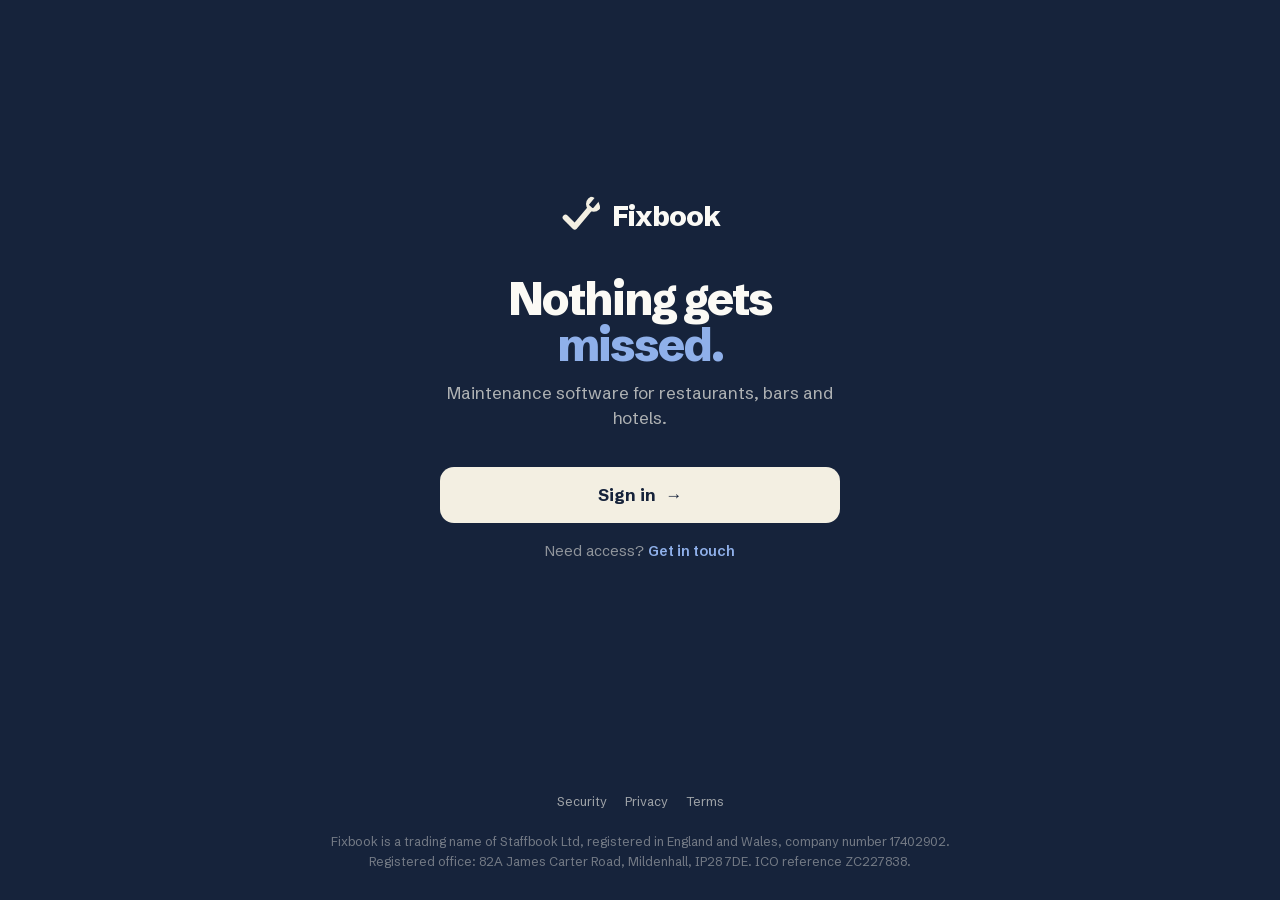
<file: index.html>
<!doctype html>
<html lang="en-GB">
<head>
<meta charset="utf-8">
<meta name="viewport" content="width=device-width, initial-scale=1">
<title>Fixbook | Sign in</title>
<meta name="description" content="Fixbook: maintenance software for restaurants, bars and hotels. Sign in to your account.">
<link rel="canonical" href="https://getfixbook.com/">
<meta property="og:title" content="Fixbook | Nothing gets missed">
<meta property="og:description" content="Maintenance software for restaurants, bars and hotels.">
<meta property="og:url" content="https://getfixbook.com/">
<meta property="og:image" content="https://getfixbook.com/img/og.png">
<meta name="theme-color" content="#16233B">
<link rel="icon" href="/img/mark-small.svg" type="image/svg+xml">
<link rel="icon" href="/img/favicon-32.png" sizes="32x32" type="image/png">
<link rel="apple-touch-icon" href="/img/apple-touch-icon.png">
<link rel="preload" href="/fonts/schibstedgrotesk-normal-400-900-latin.woff2" as="font" type="font/woff2" crossorigin>
<link rel="stylesheet" href="/fonts/fonts.css">
<style>
*{box-sizing:border-box}
html,body{height:100%}
body{margin:0;background:#16233B;color:#FBFAF5;font-family:'Schibsted Grotesk','Helvetica Neue',Arial,sans-serif;
  -webkit-font-smoothing:antialiased;display:flex;flex-direction:column;min-height:100dvh}
main{flex:1;display:grid;place-items:center;padding:40px 24px}
.box{width:100%;max-width:400px;text-align:center}
.mark{display:inline-flex;align-items:center;gap:12px;font-weight:800;font-size:28px;letter-spacing:-.035em;color:#FBFAF5;text-decoration:none}
.mark svg{border-radius:12px}
h1{margin:36px 0 12px;font-size:clamp(34px,8vw,46px);font-weight:800;letter-spacing:-.045em;line-height:1}
h1 span{color:#8FB0EA}
p{margin:0;color:rgba(246,244,236,.68);font-size:17px;line-height:1.5}
.go{display:flex;align-items:center;justify-content:center;gap:10px;width:100%;height:56px;margin-top:36px;border-radius:14px;
  background:#F3EFE2;color:#16233B;font-weight:700;font-size:17px;text-decoration:none;transition:background .15s ease,transform .15s ease}
.go:hover{background:#fff}
.go:active{transform:scale(.985)}
.go:focus-visible{outline:3px solid #8FB0EA;outline-offset:3px}
.help{margin-top:18px;font-size:14.5px;color:rgba(246,244,236,.55)}
.help a{color:#8FB0EA;text-decoration:none;font-weight:600}
.help a:hover{color:#C3D4F4}
footer{padding:22px 24px 28px;text-align:center;font-size:12.5px;line-height:1.6;color:rgba(246,244,236,.42)}
footer nav{display:flex;justify-content:center;gap:4px 18px;flex-wrap:wrap;margin-bottom:8px}
footer a{color:rgba(246,244,236,.62);text-decoration:none;display:inline-flex;align-items:center;min-height:44px}
footer a:hover{color:#FBFAF5}
.rise{animation:rise .5s cubic-bezier(.2,.7,.2,1) both}
@keyframes rise{from{opacity:0;transform:translateY(10px)}}
@media (prefers-reduced-motion:reduce){.rise{animation:none}}
</style>
</head>
<body>
<main>
  <div class="box rise">
    <a class="mark" href="/" aria-label="Fixbook"><svg width="40" height="40" viewBox="96 96 320 320" aria-hidden="true"><defs><mask id="fbjaw"><rect width="512" height="512" fill="#fff"/><rect x="352" y="96" width="44" height="96" rx="6" transform="rotate(40 374 144)" fill="#000"/></mask></defs><g mask="url(#fbjaw)"><path d="M140 268 L214 342 L352 178" fill="none" stroke="#F3EFE2" stroke-width="46" stroke-linecap="round" stroke-linejoin="round"/><circle cx="366" cy="160" r="62" fill="#F3EFE2"/></g></svg> Fixbook</a>
    <h1>Nothing gets <span>missed.</span></h1>
    <p>Maintenance software for restaurants, bars and hotels.</p>
    <a class="go" href="https://app.getfixbook.com/login">Sign in <span aria-hidden="true">&rarr;</span></a>
    <p class="help">Need access? <a href="mailto:hello@getfixbook.com?subject=Fixbook">Get in touch</a></p>
  </div>
</main>
<footer>
  <nav aria-label="Footer"><a href="/security/">Security</a><a href="/privacy/">Privacy</a><a href="/terms/">Terms</a></nav>
  Fixbook is a trading name of Staffbook Ltd, registered in England and Wales, company number 17402902.<br>Registered office: 82A James Carter Road, Mildenhall, IP28 7DE. ICO reference ZC227838.
</footer>
</body>
</html>
</file>
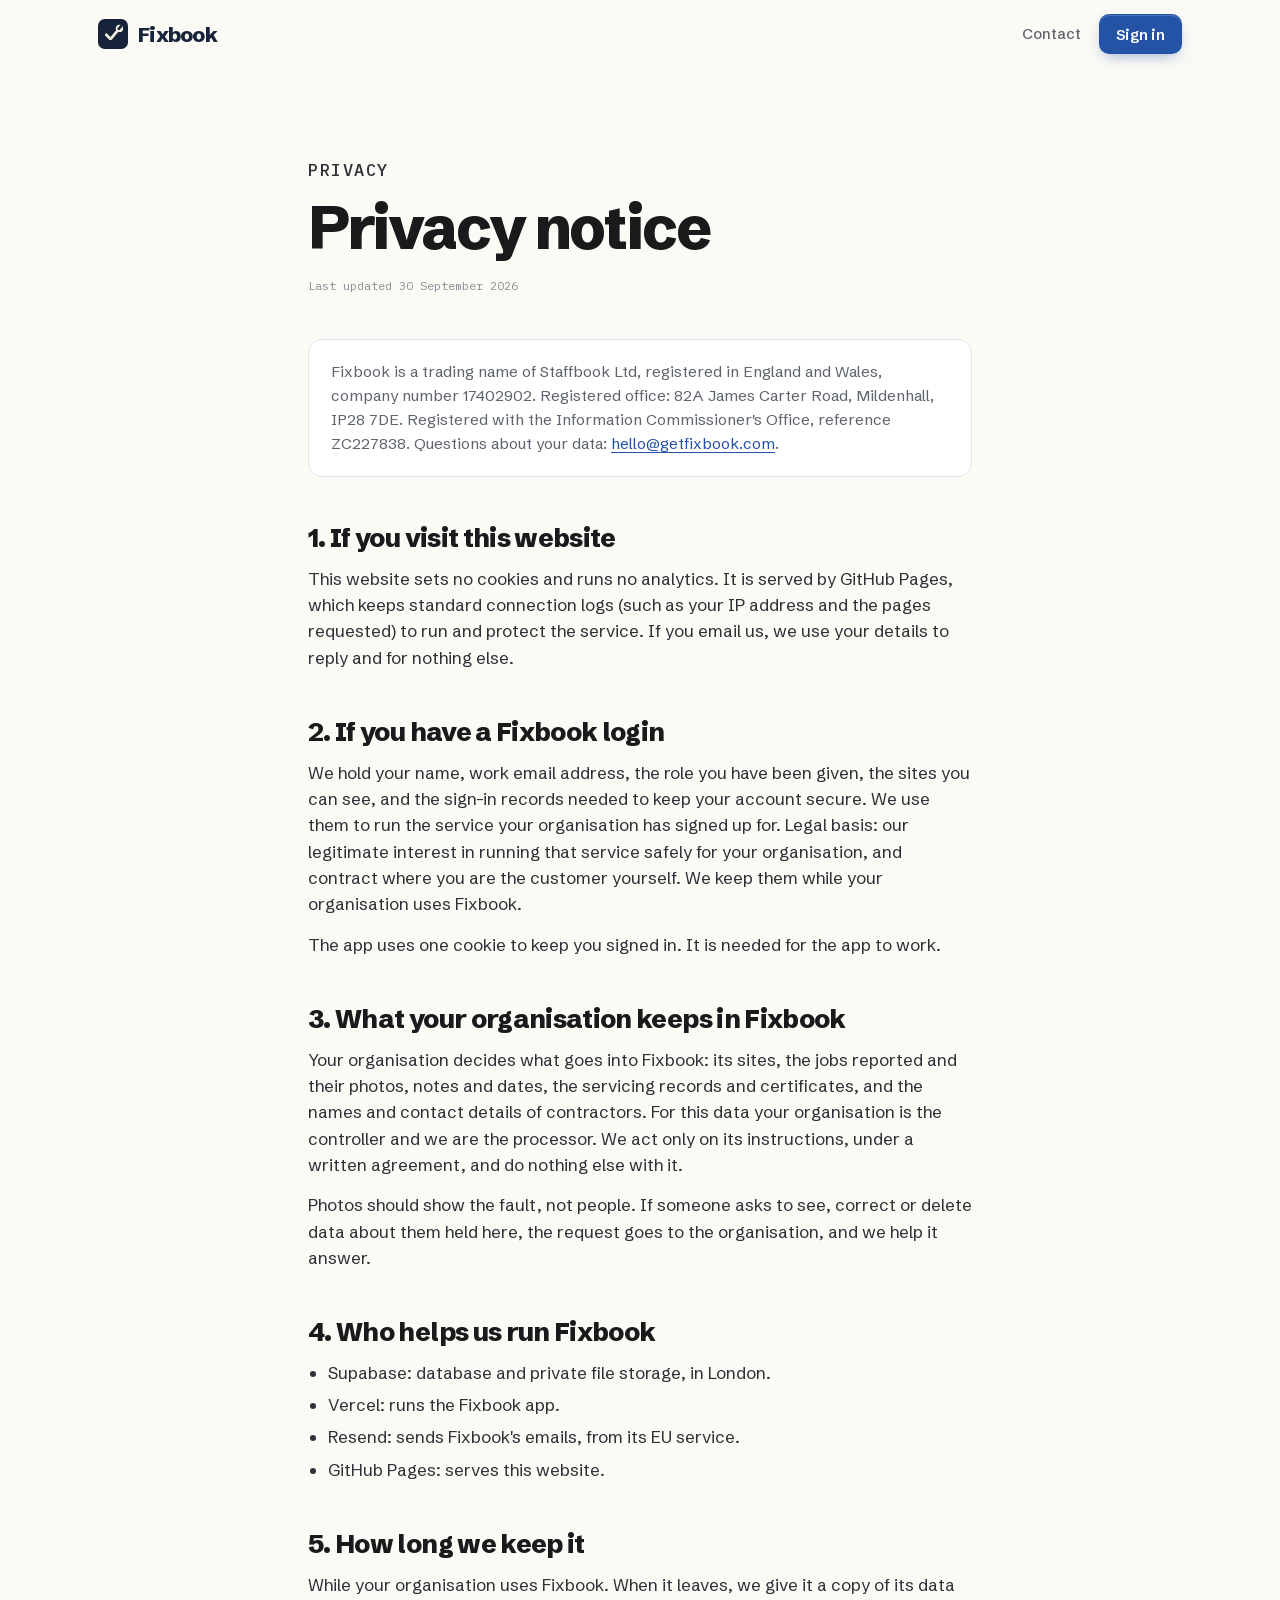
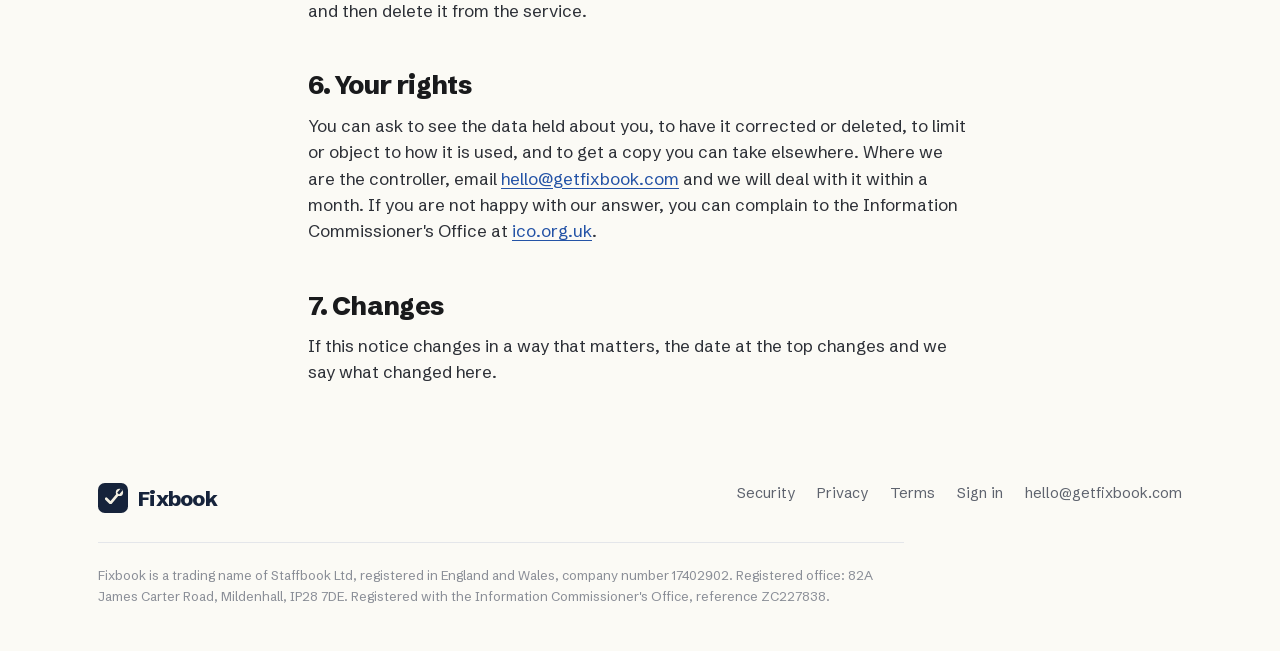
<file: privacy/index.html>
<!doctype html>
<html lang="en-GB">
<head>
<meta charset="utf-8">
<meta name="viewport" content="width=device-width, initial-scale=1">
<title>Privacy notice | Fixbook</title>
<meta name="description" content="What Fixbook holds, why, for how long, and what you can do about it.">
<link rel="canonical" href="https://getfixbook.com/privacy/">
<meta name="theme-color" content="#16233B">
<link rel="icon" href="/img/mark-small.svg" type="image/svg+xml">
<link rel="icon" href="/img/favicon-32.png" sizes="32x32" type="image/png">
<link rel="apple-touch-icon" href="/img/apple-touch-icon.png">
<link rel="stylesheet" href="/styles.css">
</head>
<body>
<a class="skip" href="#main">Skip to content</a>
<header class="top" id="top">
  <div class="wrap">
    <a class="brand" href="/" aria-label="Fixbook home"><img src="/img/mark.svg" alt="" width="30" height="30">Fixbook</a>
    <div class="right">
      <a class="signin" href="mailto:hello@getfixbook.com">Contact</a>
      <a class="btn primary" href="https://app.getfixbook.com/login">Sign in</a>
    </div>
  </div>
</header>
<main id="main" class="doc">

<p class="eyebrow">Privacy</p>
<h1>Privacy notice</h1>
<p class="meta">Last updated 30 September 2026</p>

<div class="card"><p>Fixbook is a trading name of Staffbook Ltd, registered in England and Wales, company number 17402902. Registered office: 82A James Carter Road, Mildenhall, IP28 7DE. Registered with the Information Commissioner's Office, reference ZC227838. Questions about your data: <a href="mailto:hello@getfixbook.com">hello@getfixbook.com</a>.</p></div>

<h2>1. If you visit this website</h2>
<p>This website sets no cookies and runs no analytics. It is served by GitHub Pages, which keeps standard connection logs (such as your IP address and the pages requested) to run and protect the service. If you email us, we use your details to reply and for nothing else.</p>

<h2>2. If you have a Fixbook login</h2>
<p>We hold your name, work email address, the role you have been given, the sites you can see, and the sign-in records needed to keep your account secure. We use them to run the service your organisation has signed up for. Legal basis: our legitimate interest in running that service safely for your organisation, and contract where you are the customer yourself. We keep them while your organisation uses Fixbook.</p>
<p>The app uses one cookie to keep you signed in. It is needed for the app to work.</p>

<h2>3. What your organisation keeps in Fixbook</h2>
<p>Your organisation decides what goes into Fixbook: its sites, the jobs reported and their photos, notes and dates, the servicing records and certificates, and the names and contact details of contractors. For this data your organisation is the controller and we are the processor. We act only on its instructions, under a written agreement, and do nothing else with it.</p>
<p>Photos should show the fault, not people. If someone asks to see, correct or delete data about them held here, the request goes to the organisation, and we help it answer.</p>

<h2>4. Who helps us run Fixbook</h2>
<ul>
<li>Supabase: database and private file storage, in London.</li>
<li>Vercel: runs the Fixbook app.</li>
<li>Resend: sends Fixbook's emails, from its EU service.</li>
<li>GitHub Pages: serves this website.</li>
</ul>

<h2>5. How long we keep it</h2>
<p>While your organisation uses Fixbook. When it leaves, we give it a copy of its data and then delete it from the service.</p>

<h2>6. Your rights</h2>
<p>You can ask to see the data held about you, to have it corrected or deleted, to limit or object to how it is used, and to get a copy you can take elsewhere. Where we are the controller, email <a href="mailto:hello@getfixbook.com">hello@getfixbook.com</a> and we will deal with it within a month. If you are not happy with our answer, you can complain to the Information Commissioner's Office at <a href="https://ico.org.uk">ico.org.uk</a>.</p>

<h2>7. Changes</h2>
<p>If this notice changes in a way that matters, the date at the top changes and we say what changed here.</p>
</main>
<footer>
  <div class="wrap">
    <div class="row">
      <a class="brand" href="/" aria-label="Fixbook home"><img src="/img/mark.svg" alt="" width="26" height="26">Fixbook</a>
      <nav class="links" aria-label="Footer">
        <a href="/security/">Security</a>
        <a href="/privacy/">Privacy</a>
        <a href="/terms/">Terms</a>
        <a href="https://app.getfixbook.com/login">Sign in</a>
        <a href="mailto:hello@getfixbook.com">hello@getfixbook.com</a>
      </nav>
    </div>
    <p class="legal">Fixbook is a trading name of Staffbook Ltd, registered in England and Wales, company number 17402902. Registered office: 82A James Carter Road, Mildenhall, IP28 7DE. Registered with the Information Commissioner's Office, reference ZC227838.</p>
  </div>
</footer>
<script src="/site.js" defer></script>
</body>
</html>
</file>
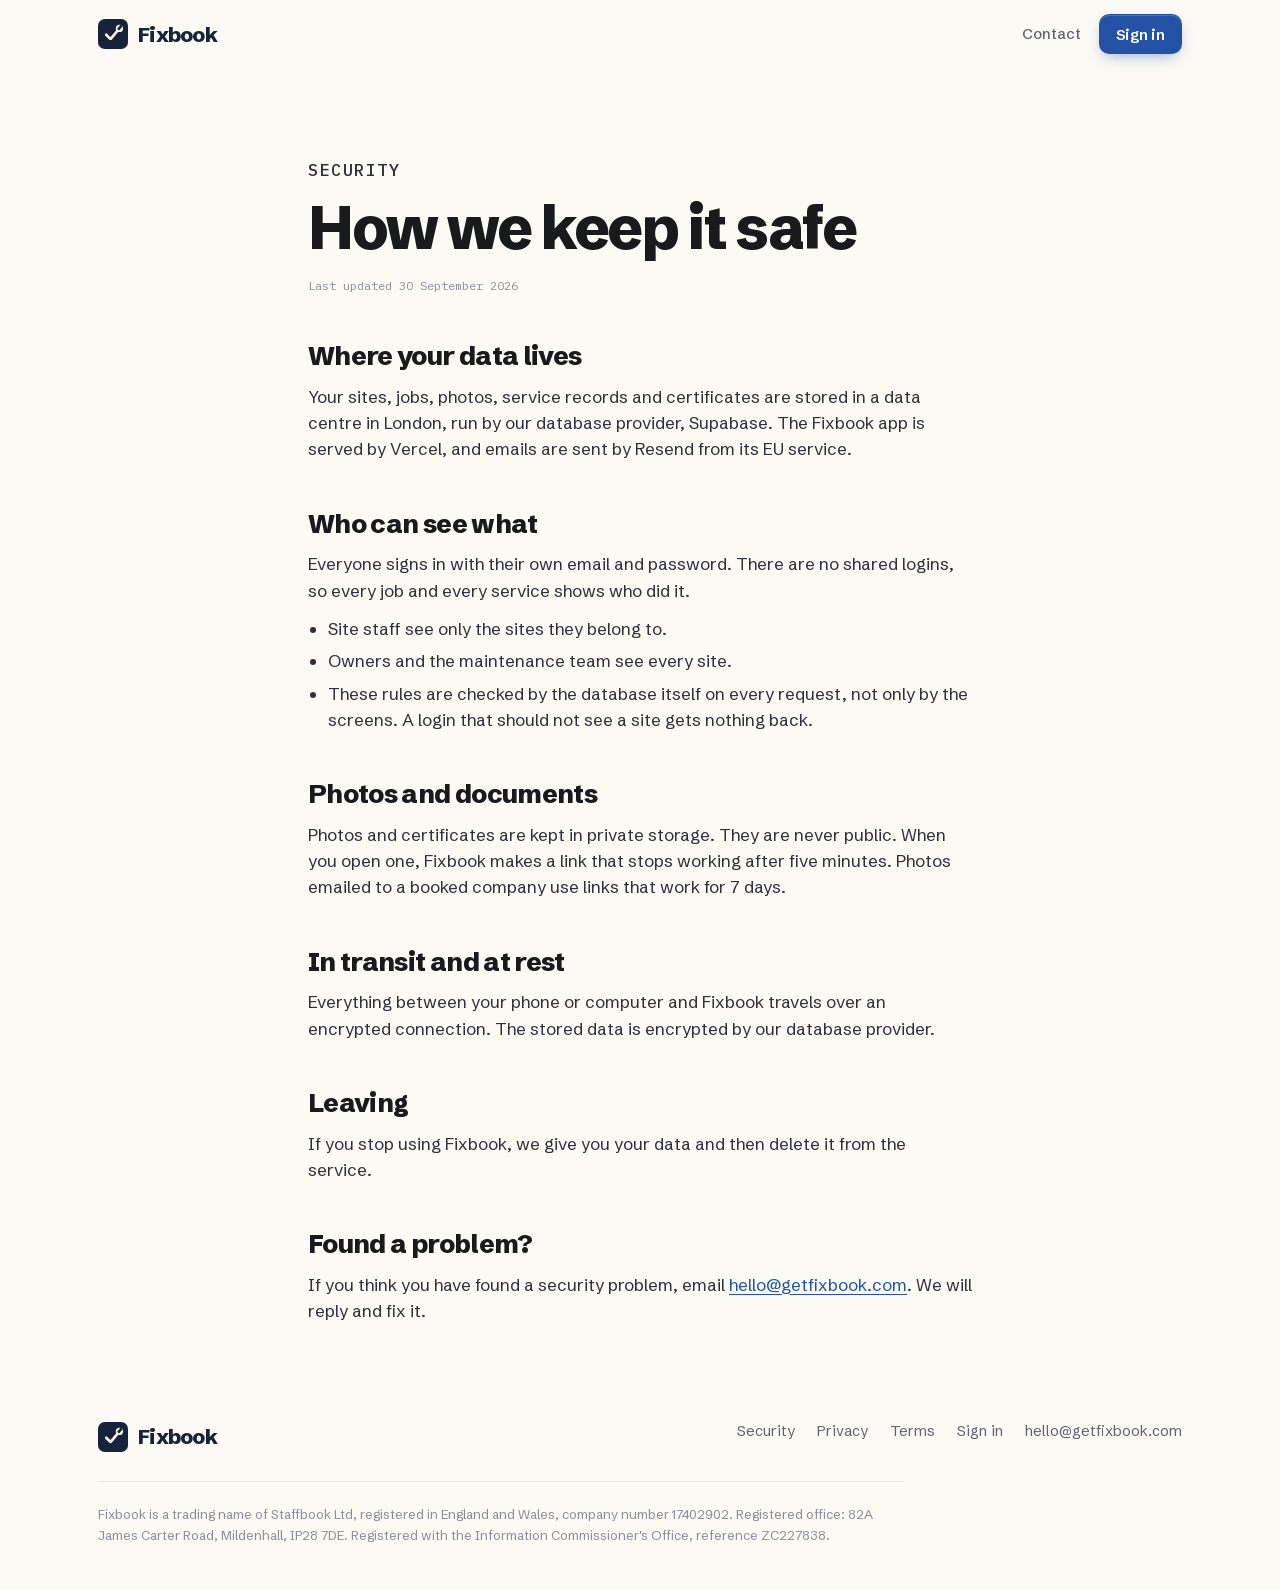
<file: security/index.html>
<!doctype html>
<html lang="en-GB">
<head>
<meta charset="utf-8">
<meta name="viewport" content="width=device-width, initial-scale=1">
<title>Security | Fixbook</title>
<meta name="description" content="How Fixbook keeps your sites, jobs, photos and certificates safe.">
<link rel="canonical" href="https://getfixbook.com/security/">
<meta name="theme-color" content="#16233B">
<link rel="icon" href="/img/mark-small.svg" type="image/svg+xml">
<link rel="icon" href="/img/favicon-32.png" sizes="32x32" type="image/png">
<link rel="apple-touch-icon" href="/img/apple-touch-icon.png">
<link rel="stylesheet" href="/styles.css">
</head>
<body>
<a class="skip" href="#main">Skip to content</a>
<header class="top" id="top">
  <div class="wrap">
    <a class="brand" href="/" aria-label="Fixbook home"><img src="/img/mark.svg" alt="" width="30" height="30">Fixbook</a>
    <div class="right">
      <a class="signin" href="mailto:hello@getfixbook.com">Contact</a>
      <a class="btn primary" href="https://app.getfixbook.com/login">Sign in</a>
    </div>
  </div>
</header>
<main id="main" class="doc">

<p class="eyebrow">Security</p>
<h1>How we keep it safe</h1>
<p class="meta">Last updated 30 September 2026</p>

<h2>Where your data lives</h2>
<p>Your sites, jobs, photos, service records and certificates are stored in a data centre in London, run by our database provider, Supabase. The Fixbook app is served by Vercel, and emails are sent by Resend from its EU service.</p>

<h2>Who can see what</h2>
<p>Everyone signs in with their own email and password. There are no shared logins, so every job and every service shows who did it.</p>
<ul>
<li>Site staff see only the sites they belong to.</li>
<li>Owners and the maintenance team see every site.</li>
<li>These rules are checked by the database itself on every request, not only by the screens. A login that should not see a site gets nothing back.</li>
</ul>

<h2>Photos and documents</h2>
<p>Photos and certificates are kept in private storage. They are never public. When you open one, Fixbook makes a link that stops working after five minutes. Photos emailed to a booked company use links that work for 7 days.</p>

<h2>In transit and at rest</h2>
<p>Everything between your phone or computer and Fixbook travels over an encrypted connection. The stored data is encrypted by our database provider.</p>

<h2>Leaving</h2>
<p>If you stop using Fixbook, we give you your data and then delete it from the service.</p>

<h2>Found a problem?</h2>
<p>If you think you have found a security problem, email <a href="mailto:hello@getfixbook.com">hello@getfixbook.com</a>. We will reply and fix it.</p>
</main>
<footer>
  <div class="wrap">
    <div class="row">
      <a class="brand" href="/" aria-label="Fixbook home"><img src="/img/mark.svg" alt="" width="26" height="26">Fixbook</a>
      <nav class="links" aria-label="Footer">
        <a href="/security/">Security</a>
        <a href="/privacy/">Privacy</a>
        <a href="/terms/">Terms</a>
        <a href="https://app.getfixbook.com/login">Sign in</a>
        <a href="mailto:hello@getfixbook.com">hello@getfixbook.com</a>
      </nav>
    </div>
    <p class="legal">Fixbook is a trading name of Staffbook Ltd, registered in England and Wales, company number 17402902. Registered office: 82A James Carter Road, Mildenhall, IP28 7DE. Registered with the Information Commissioner's Office, reference ZC227838.</p>
  </div>
</footer>
<script src="/site.js" defer></script>
</body>
</html>
</file>
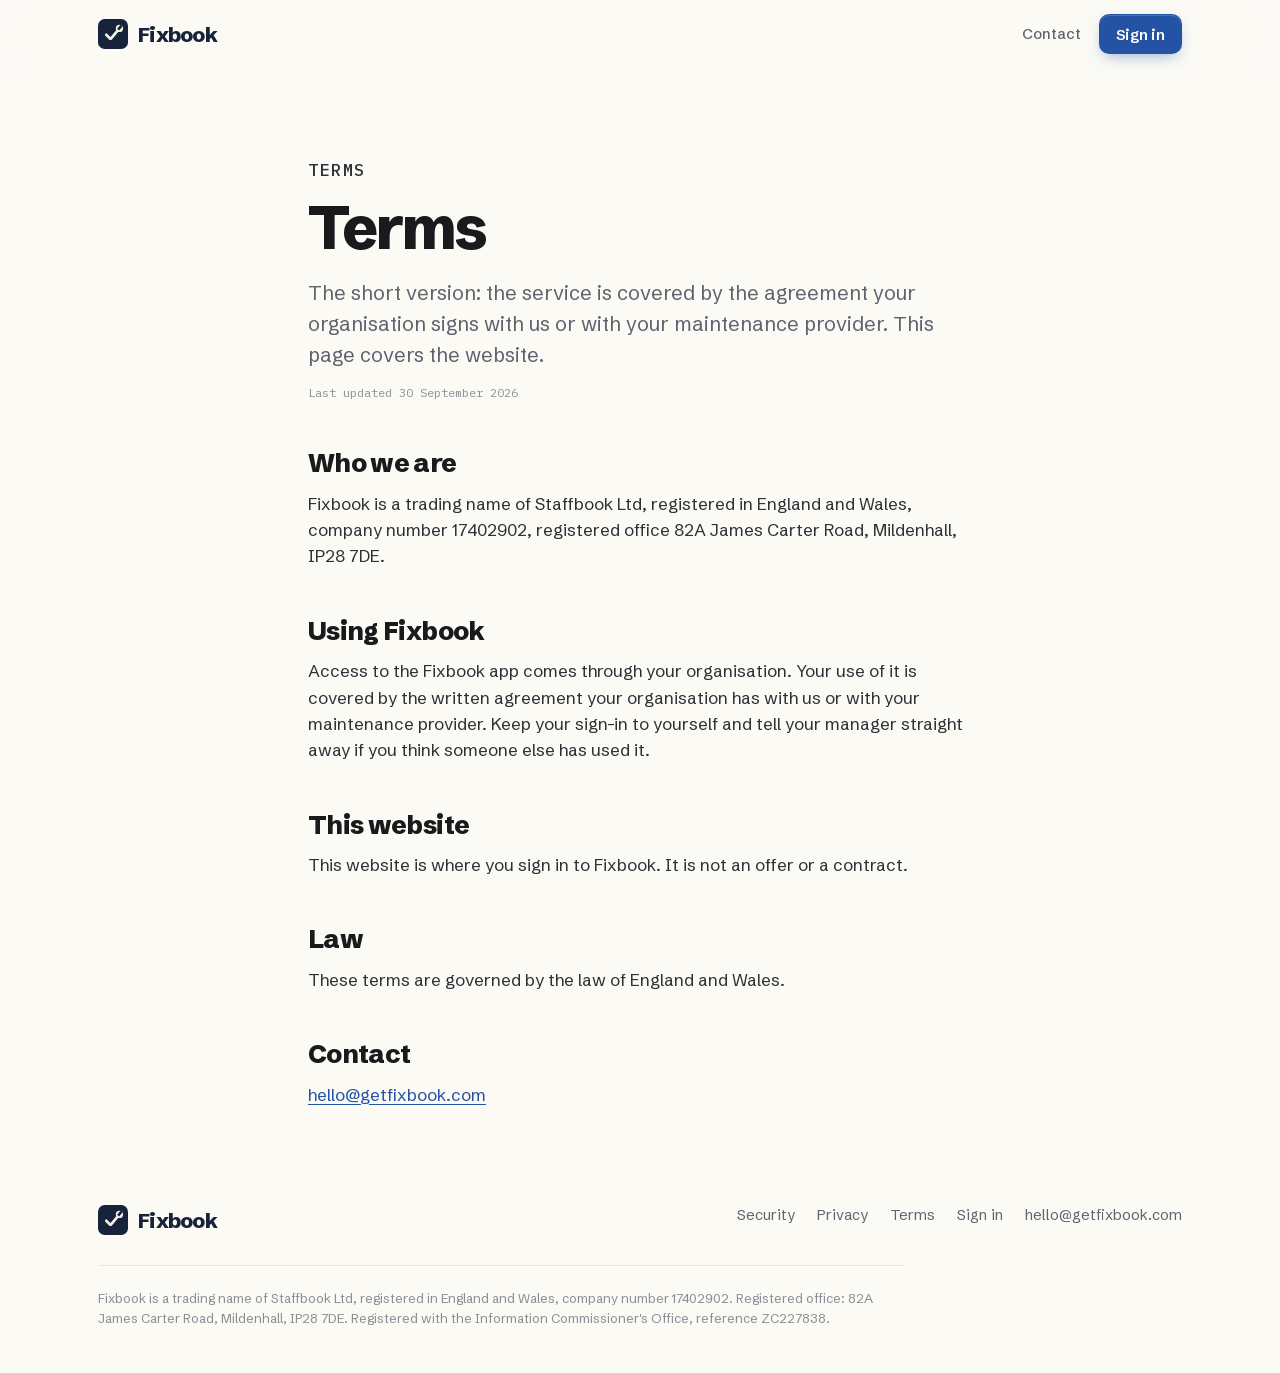
<file: terms/index.html>
<!doctype html>
<html lang="en-GB">
<head>
<meta charset="utf-8">
<meta name="viewport" content="width=device-width, initial-scale=1">
<title>Terms | Fixbook</title>
<meta name="description" content="Terms for using the Fixbook website and app.">
<link rel="canonical" href="https://getfixbook.com/terms/">
<meta name="theme-color" content="#16233B">
<link rel="icon" href="/img/mark-small.svg" type="image/svg+xml">
<link rel="icon" href="/img/favicon-32.png" sizes="32x32" type="image/png">
<link rel="apple-touch-icon" href="/img/apple-touch-icon.png">
<link rel="stylesheet" href="/styles.css">
</head>
<body>
<a class="skip" href="#main">Skip to content</a>
<header class="top" id="top">
  <div class="wrap">
    <a class="brand" href="/" aria-label="Fixbook home"><img src="/img/mark.svg" alt="" width="30" height="30">Fixbook</a>
    <div class="right">
      <a class="signin" href="mailto:hello@getfixbook.com">Contact</a>
      <a class="btn primary" href="https://app.getfixbook.com/login">Sign in</a>
    </div>
  </div>
</header>
<main id="main" class="doc">

<p class="eyebrow">Terms</p>
<h1>Terms</h1>
<p class="lede">The short version: the service is covered by the agreement your organisation signs with us or with your maintenance provider. This page covers the website.</p>
<p class="meta">Last updated 30 September 2026</p>

<h2>Who we are</h2>
<p>Fixbook is a trading name of Staffbook Ltd, registered in England and Wales, company number 17402902, registered office 82A James Carter Road, Mildenhall, IP28 7DE.</p>

<h2>Using Fixbook</h2>
<p>Access to the Fixbook app comes through your organisation. Your use of it is covered by the written agreement your organisation has with us or with your maintenance provider. Keep your sign-in to yourself and tell your manager straight away if you think someone else has used it.</p>

<h2>This website</h2>
<p>This website is where you sign in to Fixbook. It is not an offer or a contract.</p>

<h2>Law</h2>
<p>These terms are governed by the law of England and Wales.</p>

<h2>Contact</h2>
<p><a href="mailto:hello@getfixbook.com">hello@getfixbook.com</a></p>
</main>
<footer>
  <div class="wrap">
    <div class="row">
      <a class="brand" href="/" aria-label="Fixbook home"><img src="/img/mark.svg" alt="" width="26" height="26">Fixbook</a>
      <nav class="links" aria-label="Footer">
        <a href="/security/">Security</a>
        <a href="/privacy/">Privacy</a>
        <a href="/terms/">Terms</a>
        <a href="https://app.getfixbook.com/login">Sign in</a>
        <a href="mailto:hello@getfixbook.com">hello@getfixbook.com</a>
      </nav>
    </div>
    <p class="legal">Fixbook is a trading name of Staffbook Ltd, registered in England and Wales, company number 17402902. Registered office: 82A James Carter Road, Mildenhall, IP28 7DE. Registered with the Information Commissioner's Office, reference ZC227838.</p>
  </div>
</footer>
<script src="/site.js" defer></script>
</body>
</html>
</file>
<file: fonts/fonts.css>
@font-face{font-family:'IBM Plex Mono';font-style:normal;font-weight:400;font-display:swap;src:url(/fonts/ibmplexmono-normal-400-latin-ext.woff2) format('woff2');unicode-range:U+0100-02BA, U+02BD-02C5, U+02C7-02CC, U+02CE-02D7, U+02DD-02FF, U+0304, U+0308, U+0329, U+1D00-1DBF, U+1E00-1E9F, U+1EF2-1EFF, U+2020, U+20A0-20AB, U+20AD-20C0, U+2113, U+2C60-2C7F, U+A720-A7FF}
@font-face{font-family:'IBM Plex Mono';font-style:normal;font-weight:400;font-display:swap;src:url(/fonts/ibmplexmono-normal-400-latin.woff2) format('woff2');unicode-range:U+0000-00FF, U+0131, U+0152-0153, U+02BB-02BC, U+02C6, U+02DA, U+02DC, U+0304, U+0308, U+0329, U+2000-206F, U+20AC, U+2122, U+2191, U+2193, U+2212, U+2215, U+FEFF, U+FFFD}
@font-face{font-family:'IBM Plex Mono';font-style:normal;font-weight:500;font-display:swap;src:url(/fonts/ibmplexmono-normal-500-latin-ext.woff2) format('woff2');unicode-range:U+0100-02BA, U+02BD-02C5, U+02C7-02CC, U+02CE-02D7, U+02DD-02FF, U+0304, U+0308, U+0329, U+1D00-1DBF, U+1E00-1E9F, U+1EF2-1EFF, U+2020, U+20A0-20AB, U+20AD-20C0, U+2113, U+2C60-2C7F, U+A720-A7FF}
@font-face{font-family:'IBM Plex Mono';font-style:normal;font-weight:500;font-display:swap;src:url(/fonts/ibmplexmono-normal-500-latin.woff2) format('woff2');unicode-range:U+0000-00FF, U+0131, U+0152-0153, U+02BB-02BC, U+02C6, U+02DA, U+02DC, U+0304, U+0308, U+0329, U+2000-206F, U+20AC, U+2122, U+2191, U+2193, U+2212, U+2215, U+FEFF, U+FFFD}
@font-face{font-family:'Schibsted Grotesk';font-style:italic;font-weight:400 900;font-display:swap;src:url(/fonts/schibstedgrotesk-italic-400-900-latin-ext.woff2) format('woff2');unicode-range:U+0100-02BA, U+02BD-02C5, U+02C7-02CC, U+02CE-02D7, U+02DD-02FF, U+0304, U+0308, U+0329, U+1D00-1DBF, U+1E00-1E9F, U+1EF2-1EFF, U+2020, U+20A0-20AB, U+20AD-20C0, U+2113, U+2C60-2C7F, U+A720-A7FF}
@font-face{font-family:'Schibsted Grotesk';font-style:italic;font-weight:400 900;font-display:swap;src:url(/fonts/schibstedgrotesk-italic-400-900-latin.woff2) format('woff2');unicode-range:U+0000-00FF, U+0131, U+0152-0153, U+02BB-02BC, U+02C6, U+02DA, U+02DC, U+0304, U+0308, U+0329, U+2000-206F, U+20AC, U+2122, U+2191, U+2193, U+2212, U+2215, U+FEFF, U+FFFD}
@font-face{font-family:'Schibsted Grotesk';font-style:normal;font-weight:400 900;font-display:swap;src:url(/fonts/schibstedgrotesk-normal-400-900-latin-ext.woff2) format('woff2');unicode-range:U+0100-02BA, U+02BD-02C5, U+02C7-02CC, U+02CE-02D7, U+02DD-02FF, U+0304, U+0308, U+0329, U+1D00-1DBF, U+1E00-1E9F, U+1EF2-1EFF, U+2020, U+20A0-20AB, U+20AD-20C0, U+2113, U+2C60-2C7F, U+A720-A7FF}
@font-face{font-family:'Schibsted Grotesk';font-style:normal;font-weight:400 900;font-display:swap;src:url(/fonts/schibstedgrotesk-normal-400-900-latin.woff2) format('woff2');unicode-range:U+0000-00FF, U+0131, U+0152-0153, U+02BB-02BC, U+02C6, U+02DA, U+02DC, U+0304, U+0308, U+0329, U+2000-206F, U+20AC, U+2122, U+2191, U+2193, U+2212, U+2215, U+FEFF, U+FFFD}
</file>
<file: styles.css>
@import url(/fonts/fonts.css);

:root{
  --navy:#16233B; --navy-2:#1D2D4B; --navy-3:#27395C;
  --blue:#2453A6; --blue-hover:#1B4187; --blue-soft:#EAF0FA; --blue-line:#D3DEF2;
  --cream:#F3EFE2; --paper:#FBFAF5; --white:#FFFFFF;
  --ink:#191A1C; --text:#2E3138; --muted:#5E636E; --faint:#8A8E97;
  --line:#E4E6EA; --line-soft:#EEF0F3;
  --red:#C0392B; --red-bg:#F9ECE9; --red-line:#EFD3CC;
  --amber:#A96518; --amber-bg:#F8F0E2; --amber-line:#EBDDBE; --amber-dot:#D08A2E;
  --green:#147A4B; --green-bg:#EFF6EC; --green-line:#D7E8D0; --green-dot:#1B9E62;
  --sans:'Schibsted Grotesk', 'Helvetica Neue', Arial, sans-serif;
  --mono:'IBM Plex Mono', ui-monospace, 'SF Mono', Menlo, monospace;
  --wrap:1180px; --gut:clamp(20px, 5vw, 48px);
  --r:14px;
  --shadow:0 1px 2px rgba(22,35,59,.06), 0 12px 32px -12px rgba(22,35,59,.22);
}

*{box-sizing:border-box}
html{-webkit-text-size-adjust:100%;scroll-behavior:smooth;scroll-padding-top:84px}
body{margin:0;background:var(--paper);color:var(--text);font-family:var(--sans);
  font-size:17.5px;line-height:1.55;-webkit-font-smoothing:antialiased;text-rendering:optimizeLegibility}
img,svg{display:block;max-width:100%}
a{color:var(--blue);text-underline-offset:3px}
a:hover{color:var(--blue-hover)}
h1,h2,h3{color:var(--ink);margin:0;font-weight:800;letter-spacing:-.03em;line-height:1.02}
p{margin:0}
.wrap{max-width:var(--wrap);margin:0 auto;padding:0 var(--gut)}
.skip{position:absolute;left:-999px;top:8px;background:var(--navy);color:#fff;padding:8px 12px;border-radius:8px;z-index:100}
.skip:focus{left:8px}
:focus-visible{outline:2px solid var(--blue);outline-offset:3px;border-radius:6px}

/* ------------------------------------------------------------ labels */
.eyebrow{font-family:var(--mono);font-size:12px;font-weight:500;letter-spacing:.09em;text-transform:uppercase;color:var(--blue)}
.eyebrow.dim{color:var(--faint)}
.tag{display:inline-flex;align-items:center;gap:6px;font-family:var(--mono);font-size:11px;letter-spacing:.06em;
  text-transform:uppercase;color:var(--faint);border:1px solid var(--line);border-radius:999px;padding:2px 9px;background:var(--white)}

/* ------------------------------------------------------------ buttons */
.btn{display:inline-flex;align-items:center;justify-content:center;gap:8px;height:48px;padding:0 22px;border-radius:12px;
  font:600 16px/1 var(--sans);letter-spacing:-.005em;text-decoration:none;cursor:pointer;border:1px solid transparent;
  transition:background .15s ease, transform .15s ease, box-shadow .15s ease}
.btn.primary{background:var(--blue);color:#fff;box-shadow:0 1px 0 rgba(255,255,255,.18) inset, 0 6px 16px -6px rgba(36,83,166,.55)}
.btn.primary:hover{background:var(--blue-hover);color:#fff;transform:translateY(-1px)}
.btn.quiet{background:transparent;color:var(--ink);border-color:var(--line)}
.btn.quiet:hover{background:var(--white);color:var(--ink)}
.btn.light{background:var(--cream);color:var(--navy)}
.btn.light:hover{background:#fff;color:var(--navy);transform:translateY(-1px)}
.btn .arr{transition:transform .15s ease}
.btn:hover .arr{transform:translateX(3px)}

/* ------------------------------------------------------------ header */
.top{position:sticky;top:0;z-index:50;background:rgba(251,250,245,.86);backdrop-filter:saturate(1.4) blur(12px);
  -webkit-backdrop-filter:saturate(1.4) blur(12px);border-bottom:1px solid transparent;transition:border-color .2s ease}
.top.scrolled{border-bottom-color:var(--line)}
.top .wrap{display:flex;align-items:center;gap:28px;height:68px}
.brand{display:flex;align-items:center;gap:10px;text-decoration:none;color:var(--navy);font-weight:800;font-size:21px;letter-spacing:-.035em}
.brand img{width:30px;height:30px}
.nav{display:flex;gap:26px;margin-left:12px}
.nav a{color:var(--muted);text-decoration:none;font-size:15px;font-weight:500}
.nav a:hover{color:var(--ink)}
.top .right{margin-left:auto;display:flex;align-items:center;gap:18px}
.top .signin{color:var(--muted);text-decoration:none;font-size:15px;font-weight:500}
.top .signin:hover{color:var(--ink)}
.top .btn{height:40px;padding:0 16px;font-size:15px;border-radius:10px}
@media (max-width:900px){ .nav{display:none} }
@media (max-width:520px){ .top .signin{display:none} }

/* ------------------------------------------------------------ hero */
.hero{position:relative;overflow:hidden;padding:clamp(48px,8vw,96px) 0 clamp(64px,9vw,112px)}
.hero::before{content:"";position:absolute;inset:0;pointer-events:none;
  background-image:linear-gradient(var(--line-soft) 1px, transparent 1px), linear-gradient(90deg, var(--line-soft) 1px, transparent 1px);
  background-size:32px 32px;mask-image:radial-gradient(ellipse 70% 80% at 70% 40%, #000 30%, transparent 75%);
  -webkit-mask-image:radial-gradient(ellipse 70% 80% at 70% 40%, #000 30%, transparent 75%);opacity:.9}
.hero .wrap{position:relative;display:grid;grid-template-columns:minmax(0,1.05fr) minmax(0,.95fr);gap:clamp(32px,5vw,72px);align-items:center}
.hero h1{font-size:clamp(46px,7.2vw,92px);letter-spacing:-.045em;line-height:.95;margin:18px 0 24px}
.hero h1 .soft{color:var(--blue)}
.hero .lede{font-size:clamp(18px,1.7vw,21px);color:var(--muted);max-width:33em}
.hero .ctas{display:flex;flex-wrap:wrap;gap:12px;margin-top:32px}
.hero .fine{margin-top:22px;font-size:14.5px;color:var(--faint);display:flex;gap:18px;flex-wrap:wrap}
.hero .fine span{display:inline-flex;align-items:center;gap:7px}
.hero .fine span::before{content:"";width:6px;height:6px;border-radius:50%;background:var(--green-dot)}
@media (max-width:960px){ .hero .wrap{grid-template-columns:1fr} }

/* load-in */
.rise{opacity:0;transform:translateY(14px);animation:rise .7s cubic-bezier(.2,.7,.2,1) forwards}
.rise.d1{animation-delay:.05s}.rise.d2{animation-delay:.14s}.rise.d3{animation-delay:.23s}.rise.d4{animation-delay:.32s}.rise.d5{animation-delay:.45s}
@keyframes rise{to{opacity:1;transform:none}}

/* ------------------------------------------------------------ the ticket */
.ticketstage{position:relative;display:flex;justify-content:center}
.ticket{position:relative;width:100%;max-width:470px;display:grid;grid-template-columns:1fr 74px;
  background:var(--white);border-radius:18px;box-shadow:var(--shadow);border:1px solid var(--line)}
.ticket .main{padding:22px 24px 20px}
.ticket .stub{position:relative;border-left:2px dashed var(--line);display:flex;flex-direction:column;align-items:center;justify-content:space-between;padding:20px 0}
.ticket .stub::before,.ticket .stub::after{content:"";position:absolute;left:-12px;width:22px;height:22px;border-radius:50%;background:var(--paper);border:1px solid var(--line)}
.ticket .stub::before{top:-12px;clip-path:inset(50% 0 0 0)}
.ticket .stub::after{bottom:-12px;clip-path:inset(0 0 50% 0)}
.ticket .jobno{writing-mode:vertical-rl;transform:rotate(180deg);font-family:var(--mono);font-size:12px;letter-spacing:.14em;color:var(--faint)}
.lights{display:flex;flex-direction:column;gap:9px;padding:10px 9px;border-radius:999px;background:var(--navy)}
.lights i{width:14px;height:14px;border-radius:50%;background:rgba(255,255,255,.14);transition:background .35s ease, box-shadow .35s ease}
.t-head{display:flex;align-items:center;justify-content:space-between;gap:12px}
.t-site{font-family:var(--mono);font-size:12px;letter-spacing:.06em;text-transform:uppercase;color:var(--faint)}
.t-title{font-size:23px;font-weight:750;letter-spacing:-.025em;color:var(--ink);line-height:1.15;margin:12px 0 14px}
.t-photos{display:flex;gap:8px;margin-bottom:16px}
.t-photos span{width:64px;height:48px;border-radius:9px;background:linear-gradient(135deg,#DCE3EE,#EEF1F6);position:relative;overflow:hidden;border:1px solid var(--line)}
.t-photos span::after{content:"";position:absolute;left:10px;right:10px;bottom:9px;height:14px;border-radius:3px;background:linear-gradient(90deg,#B9C5D8,#CCD5E3)}
.t-photos span:nth-child(2)::after{left:20px;right:18px;bottom:7px;height:22px;border-radius:5px;background:#C3CEDF}
.t-photos span:nth-child(3){display:grid;place-items:center;font-family:var(--mono);font-size:11px;color:var(--faint);background:var(--white)}
.t-photos span:nth-child(3)::after{display:none}
.pill{display:inline-flex;align-items:center;gap:7px;height:28px;padding:0 11px;border-radius:999px;font-size:13.5px;font-weight:600;white-space:nowrap;border:1px solid}
.pill::before{content:"";width:7px;height:7px;border-radius:50%;background:currentColor}
.pill.red{color:var(--red);background:var(--red-bg);border-color:var(--red-line)}
.pill.amber{color:var(--amber);background:var(--amber-bg);border-color:var(--amber-line)}
.pill.amber::before{background:var(--amber-dot)}
.pill.green{color:var(--green);background:var(--green-bg);border-color:var(--green-line)}
.pill.green::before{background:var(--green-dot)}
.pill.grey{color:var(--muted);background:#F2F2EF;border-color:var(--line)}
.t-status{position:relative;height:28px;min-width:150px}
.t-status .pill{position:absolute;right:0;top:0;opacity:0;transform:translateY(4px);transition:opacity .35s ease, transform .35s ease}
.t-steps{list-style:none;margin:0;padding:0;border-top:1px solid var(--line-soft)}
.t-steps li{display:grid;grid-template-columns:18px 1fr auto;gap:12px;align-items:start;padding:11px 0;border-bottom:1px solid var(--line-soft);
  font-size:15px;color:var(--faint);transition:color .35s ease}
.t-steps li:last-child{border-bottom:0;padding-bottom:0}
.t-steps .dot{width:10px;height:10px;border-radius:50%;margin-top:6px;border:2px solid var(--line);background:var(--white);transition:all .35s ease}
.t-steps b{font-weight:600;color:inherit}
.t-steps time{font-family:var(--mono);font-size:12px;color:var(--faint);padding-top:3px}
.t-steps small{display:block;font-size:13.5px;color:var(--faint);margin-top:2px}

/* ticket states, driven by data-step on .ticket */
.ticket[data-step="1"] .lights i:nth-child(1),.ticket[data-step="1"] .lights i:nth-child(1){background:#E0533F;box-shadow:0 0 14px 2px rgba(224,83,63,.6)}
.ticket[data-step="2"] .lights i:nth-child(2){background:#E39A35;box-shadow:0 0 14px 2px rgba(227,154,53,.6)}
.ticket[data-step="3"] .lights i:nth-child(3){background:#26B574;box-shadow:0 0 14px 2px rgba(38,181,116,.55)}
.ticket[data-step="1"] .t-status .red,.ticket[data-step="2"] .t-status .amber,.ticket[data-step="3"] .t-status .green{opacity:1;transform:none}
.ticket[data-step="1"] .t-steps li:nth-child(1),
.ticket[data-step="2"] .t-steps li:nth-child(-n+2),
.ticket[data-step="3"] .t-steps li{color:var(--text)}
.ticket[data-step="1"] .t-steps li:nth-child(1) .dot,.ticket[data-step="2"] .t-steps li:nth-child(1) .dot,.ticket[data-step="3"] .t-steps li:nth-child(1) .dot{border-color:var(--red);background:var(--red)}
.ticket[data-step="2"] .t-steps li:nth-child(2) .dot,.ticket[data-step="3"] .t-steps li:nth-child(2) .dot{border-color:var(--amber-dot);background:var(--amber-dot)}
.ticket[data-step="3"] .t-steps li:nth-child(3) .dot{border-color:var(--green-dot);background:var(--green-dot)}
.example{position:absolute;top:-12px;left:22px;z-index:2}

/* ------------------------------------------------------------ sections */
section{position:relative}
.sec{padding:clamp(72px,10vw,128px) 0}
.sec-head{max-width:760px;margin-bottom:clamp(36px,5vw,56px)}
.sec-head h2{font-size:clamp(34px,4.6vw,58px);letter-spacing:-.04em;margin:14px 0 18px}
.sec-head p{font-size:clamp(17.5px,1.5vw,20px);color:var(--muted);max-width:38em}
.split{display:grid;grid-template-columns:minmax(0,1fr) minmax(0,1fr);gap:clamp(32px,6vw,88px);align-items:center}
.split.flip > :first-child{order:2}
@media (max-width:900px){ .split{grid-template-columns:1fr} .split.flip > :first-child{order:0} }

/* dark band: the chat */
.dark{background:var(--navy);color:#C9D1DF}
.dark h2{color:#fff}
.dark .eyebrow{color:#8FB0EA}
.dark .sec-head p,.dark p{color:#AEB9CB}
.chat{position:relative;background:var(--navy-2);border:1px solid rgba(255,255,255,.08);border-radius:18px;padding:18px;height:420px;overflow:hidden;
  mask-image:linear-gradient(180deg,transparent 0,#000 18%,#000 100%);-webkit-mask-image:linear-gradient(180deg,transparent 0,#000 18%,#000 100%)}
.chat .feed{position:absolute;left:18px;right:18px;bottom:18px;display:flex;flex-direction:column;gap:10px}
.msg{display:grid;grid-template-columns:34px 1fr;gap:10px;align-items:end}
.msg .av{width:34px;height:34px;border-radius:50%;display:grid;place-items:center;font-size:13px;font-weight:700;color:var(--navy);background:#B8C7E4}
.msg .bub{background:var(--navy-3);border-radius:14px 14px 14px 4px;padding:9px 13px;color:#E2E8F2;font-size:15.5px;line-height:1.4;max-width:92%}
.msg .bub small{display:block;font-family:var(--mono);font-size:11px;color:#8391A8;margin-bottom:3px;letter-spacing:.02em}
.msg.fault .bub{background:#3A2A33;box-shadow:inset 3px 0 0 #E0533F}
.msg.fault .seen{grid-column:2;font-family:var(--mono);font-size:11px;color:#8391A8;margin-top:-4px}
.chat.play .feed{animation:scrollaway 9s cubic-bezier(.5,0,.2,1) 1s infinite}
@keyframes scrollaway{0%,18%{transform:translateY(0)}55%,100%{transform:translateY(-230px)}}
.chat .caption{position:absolute;left:18px;top:16px;z-index:2}
.bigline{font-size:clamp(26px,3vw,36px);font-weight:750;letter-spacing:-.03em;line-height:1.12;color:#fff;margin:22px 0 18px}

/* steps */
.steps{display:grid;grid-template-columns:repeat(3,minmax(0,1fr));gap:18px;counter-reset:s}
.step{background:var(--white);border:1px solid var(--line);border-radius:var(--r);padding:26px 24px 24px;position:relative}
.step .no{font-family:var(--mono);font-size:12px;letter-spacing:.1em;color:var(--faint)}
.step h3{font-size:24px;letter-spacing:-.03em;margin:16px 0 10px;display:flex;align-items:center;gap:10px}
.step p{color:var(--muted);font-size:16.5px}
.step .pill{margin-top:18px}
.step.s1{box-shadow:inset 0 3px 0 var(--red)}.step.s2{box-shadow:inset 0 3px 0 var(--amber-dot)}.step.s3{box-shadow:inset 0 3px 0 var(--green-dot)}
.step:not(:last-child)::after{content:"";position:absolute;right:-13px;top:50%;width:8px;height:8px;border-top:2px solid var(--line);border-right:2px solid var(--line);transform:translateY(-50%) rotate(45deg);z-index:1}
.remind{margin-top:18px;display:flex;gap:16px;align-items:center;background:var(--blue-soft);border:1px solid var(--blue-line);border-radius:var(--r);padding:18px 22px}
.remind .ic{flex:none;width:40px;height:40px;border-radius:10px;background:var(--blue);display:grid;place-items:center}
.remind p{color:var(--navy);font-size:16.5px}
.remind b{font-weight:700}
@media (max-width:900px){ .steps{grid-template-columns:1fr} .step:not(:last-child)::after{display:none} }

/* the estate board */
.board{background:var(--white);border:1px solid var(--line);border-radius:18px;box-shadow:var(--shadow);overflow:hidden;position:relative}
.board .bhead{display:flex;align-items:center;justify-content:space-between;padding:16px 20px;border-bottom:1px solid var(--line)}
.board .bhead b{font-size:15px;color:var(--ink)}
.board .counts{display:flex;gap:14px;font-size:13.5px;color:var(--muted)}
.board .counts span{display:inline-flex;align-items:center;gap:6px}
.board .counts i{width:8px;height:8px;border-radius:50%}
.site{display:grid;grid-template-columns:14px minmax(0,1fr) auto;gap:14px;align-items:center;padding:14px 20px;border-bottom:1px solid var(--line-soft)}
.site:last-child{border-bottom:0}
.site .l{width:12px;height:12px;border-radius:50%}
.l.r{background:#E0533F;box-shadow:0 0 0 4px var(--red-bg)}.l.a{background:#E39A35;box-shadow:0 0 0 4px var(--amber-bg)}.l.g{background:var(--green-dot);box-shadow:0 0 0 4px var(--green-bg)}
.site b{display:block;font-size:15.5px;color:var(--ink);font-weight:650;letter-spacing:-.01em}
.site small{display:block;font-size:13.5px;color:var(--muted);white-space:nowrap;overflow:hidden;text-overflow:ellipsis}
.site .pill{height:26px;font-size:12.5px}
.board .example{top:14px;left:auto;right:20px;position:absolute}

/* calendar */
.cal{background:var(--white);border:1px solid var(--line);border-radius:18px;box-shadow:var(--shadow);overflow:hidden}
.cal .chead{display:flex;justify-content:space-between;align-items:center;padding:16px 20px;border-bottom:1px solid var(--line)}
.cal .chead b{font-size:15px;color:var(--ink)}
.job{display:grid;grid-template-columns:82px minmax(0,1fr) auto;gap:14px;align-items:center;padding:13px 20px;border-bottom:1px solid var(--line-soft)}
.job:last-child{border-bottom:0}
.job .when{font-family:var(--mono);font-size:12px;color:var(--faint);letter-spacing:.02em}
.job b{display:block;font-size:15px;color:var(--ink);font-weight:650}
.job small{display:block;font-size:13px;color:var(--muted)}
.job .pill{height:26px;font-size:12.5px}
.chips{display:flex;flex-wrap:wrap;gap:8px;margin-top:28px}
.chip{font-size:14.5px;color:var(--text);background:var(--white);border:1px solid var(--line);border-radius:999px;padding:6px 13px}
.chip em{font-style:normal;font-family:var(--mono);font-size:11.5px;color:var(--faint);margin-left:6px}

/* phone */
.phonewrap{display:flex;justify-content:center}
.phone{width:300px;border-radius:44px;padding:12px;background:#0E1626;box-shadow:0 30px 60px -24px rgba(22,35,59,.45), 0 0 0 1px rgba(22,35,59,.2)}
.phone .screen{border-radius:34px;background:var(--paper);overflow:hidden;height:600px;position:relative}
.phone .notch{position:absolute;top:10px;left:50%;transform:translateX(-50%);width:96px;height:28px;border-radius:20px;background:#0E1626}
.phone .ph{padding:54px 18px 18px}
.phone .ph .site-name{font-family:var(--mono);font-size:11px;letter-spacing:.07em;text-transform:uppercase;color:var(--faint)}
.phone .ph h4{margin:6px 0 16px;font-size:24px;font-weight:800;letter-spacing:-.03em;color:var(--ink)}
.phone .report{display:flex;align-items:center;justify-content:center;gap:8px;height:52px;border-radius:14px;background:var(--blue);color:#fff;font-weight:700;font-size:16px;margin-bottom:18px}
.phone .due{font-family:var(--mono);font-size:11px;letter-spacing:.07em;text-transform:uppercase;color:var(--faint);margin-bottom:8px}
.phone .row{background:var(--white);border:1px solid var(--line);border-radius:12px;padding:11px 12px;margin-bottom:8px;display:flex;justify-content:space-between;align-items:center;gap:8px}
.phone .row b{font-size:14px;color:var(--ink);font-weight:650;display:block}
.phone .row small{font-size:12px;color:var(--muted)}
.phone .row span.rec{font-size:12.5px;font-weight:600;color:var(--blue);border:1px solid var(--blue-line);border-radius:8px;padding:5px 9px;background:var(--blue-soft)}

/* proof list */
.ticks{list-style:none;margin:26px 0 0;padding:0;display:grid;gap:14px}
.ticks li{display:grid;grid-template-columns:24px 1fr;gap:12px;font-size:17px;color:var(--text)}
.ticks li::before{content:"";width:20px;height:20px;border-radius:6px;margin-top:3px;background:var(--green-bg) url("data:image/svg+xml,%3Csvg xmlns='http://www.w3.org/2000/svg' viewBox='0 0 20 20'%3E%3Cpath d='M5.5 10.5l3 3 6-7' fill='none' stroke='%23147A4B' stroke-width='2.2' stroke-linecap='round' stroke-linejoin='round'/%3E%3C/svg%3E") center/20px no-repeat;border:1px solid var(--green-line)}
.history{background:var(--white);border:1px solid var(--line);border-radius:18px;box-shadow:var(--shadow);padding:22px 24px}
.history .h{display:flex;justify-content:space-between;align-items:center;margin-bottom:6px}
.history .h b{font-size:17px;color:var(--ink)}
.history ol{list-style:none;margin:10px 0 0;padding:0;position:relative}
.history ol::before{content:"";position:absolute;left:5px;top:8px;bottom:8px;width:2px;background:var(--line)}
.history li{position:relative;padding:0 0 16px 26px;font-size:15px;color:var(--text)}
.history li:last-child{padding-bottom:0}
.history li::before{content:"";position:absolute;left:0;top:5px;width:12px;height:12px;border-radius:50%;background:var(--white);border:2px solid var(--line-strong, #A1A3A9)}
.history li.r::before{border-color:var(--red);background:var(--red)}
.history li.a::before{border-color:var(--amber-dot);background:var(--amber-dot)}
.history li.g::before{border-color:var(--green-dot);background:var(--green-dot)}
.history time{display:block;font-family:var(--mono);font-size:11.5px;color:var(--faint);margin-bottom:2px}

/* security strip */
.secure{display:grid;grid-template-columns:repeat(4,minmax(0,1fr));gap:18px}
.secure div{padding:22px 0 0;border-top:2px solid var(--navy)}
.secure h3{font-size:19px;letter-spacing:-.02em;margin-bottom:8px}
.secure p{font-size:15.5px;color:var(--muted)}
@media (max-width:900px){ .secure{grid-template-columns:1fr 1fr} }
@media (max-width:520px){ .secure{grid-template-columns:1fr} }

/* closing band */
.close{background:var(--navy);color:#AEB9CB;border-radius:28px;padding:clamp(40px,6vw,72px);position:relative;overflow:hidden}
.close::after{content:"";position:absolute;right:-80px;top:-80px;width:360px;height:360px;border-radius:50%;
  background:radial-gradient(circle,rgba(36,83,166,.55),transparent 70%)}
.close h2{color:#fff;font-size:clamp(34px,4.6vw,58px);letter-spacing:-.04em;max-width:13em;position:relative;z-index:1}
.close p{font-size:19px;max-width:34em;margin:18px 0 30px;position:relative;z-index:1}
.close .ctas{display:flex;gap:14px;flex-wrap:wrap;align-items:center;position:relative;z-index:1}
.close .mail{color:#C9D6EE}

/* footer */
footer{padding:56px 0 44px;color:var(--muted);font-size:14.5px}
footer .row{display:flex;justify-content:space-between;gap:32px;flex-wrap:wrap;align-items:flex-start}
footer .links{display:flex;gap:22px;flex-wrap:wrap}
footer .links a{color:var(--muted);text-decoration:none}
footer .links a:hover{color:var(--ink)}
footer .legal{margin-top:28px;padding-top:22px;border-top:1px solid var(--line);font-size:13px;color:var(--faint);line-height:1.6;max-width:62em}

/* reveal on scroll */
.reveal{opacity:0;transform:translateY(18px);transition:opacity .7s ease, transform .7s cubic-bezier(.2,.7,.2,1)}
.reveal.in{opacity:1;transform:none}

/* ------------------------------------------------------------ long-form pages */
.doc{max-width:760px;margin:0 auto;padding:clamp(48px,7vw,88px) var(--gut) 40px}
.doc h1{font-size:clamp(38px,5.4vw,60px);letter-spacing:-.04em;margin:14px 0 18px}
.doc .lede{font-size:20px;color:var(--muted);margin-bottom:12px}
.doc .meta{font-family:var(--mono);font-size:12px;color:var(--faint);margin-bottom:44px}
.doc h2{font-size:26px;letter-spacing:-.025em;margin:48px 0 14px}
.doc h3{font-size:19px;letter-spacing:-.015em;margin:28px 0 8px}
.doc p,.doc li{font-size:17px;color:var(--text)}
.doc p+p{margin-top:14px}
.doc ul{padding-left:20px;margin:12px 0}
.doc li{margin:6px 0}
.doc .card{background:var(--white);border:1px solid var(--line);border-radius:var(--r);padding:20px 22px;margin:18px 0}
.doc .card p{font-size:15.5px;color:var(--muted)}

@media (prefers-reduced-motion:reduce){
  *{animation:none!important;transition:none!important}
  .rise,.reveal{opacity:1;transform:none}
}

/* the compact three parts under the hero */
.parts{padding:0 0 clamp(64px,8vw,104px)}
.three{display:grid;grid-template-columns:repeat(3,minmax(0,1fr));gap:18px}
.part{background:var(--white);border:1px solid var(--line);border-radius:var(--r);padding:24px 24px 26px}
.part .no{font-family:var(--mono);font-size:12px;letter-spacing:.1em;color:var(--faint)}
.part h2{font-size:22px;letter-spacing:-.025em;line-height:1.15;margin:14px 0 10px}
.part p{font-size:16px;color:var(--muted)}
.part:nth-child(1){box-shadow:inset 0 3px 0 var(--green-dot)}
.part:nth-child(2){box-shadow:inset 0 3px 0 var(--amber-dot)}
.part:nth-child(3){box-shadow:inset 0 3px 0 var(--blue)}
@media (max-width:900px){ .three{grid-template-columns:1fr} }

/* the ticket on a narrow phone */
@media (max-width:520px){
  .ticket{grid-template-columns:1fr 52px}
  .ticket .main{padding:18px 16px 16px}
  .t-title{font-size:20px}
  .t-steps li{grid-template-columns:16px 1fr;row-gap:2px}
  .t-steps time{grid-column:2;padding-top:0}
  .lights{padding:8px 7px;gap:7px}
  .lights i{width:12px;height:12px}
}

/* phones: every tap target at least 44px, small labels no smaller than 12px */
@media (max-width:620px){
  .top .btn{height:44px;padding:0 18px}
  .brand{min-height:44px}
  footer .row{flex-direction:column;gap:18px}
  footer .links{display:grid;grid-template-columns:1fr 1fr;gap:0 16px;width:100%}
  footer .links a{display:flex;align-items:center;min-height:44px;border-bottom:1px solid var(--line-soft);font-size:15.5px}
  footer .links a[href^="mailto"]{grid-column:1 / -1}
  .tag{font-size:12px}
  .hero .btn{height:52px;flex:1 1 auto}
  .hero .ctas{gap:10px}
  .doc a[href^="mailto"],.doc a[href^="http"]{display:inline-block;padding:10px 0;margin:-10px 0}
}
</file>
